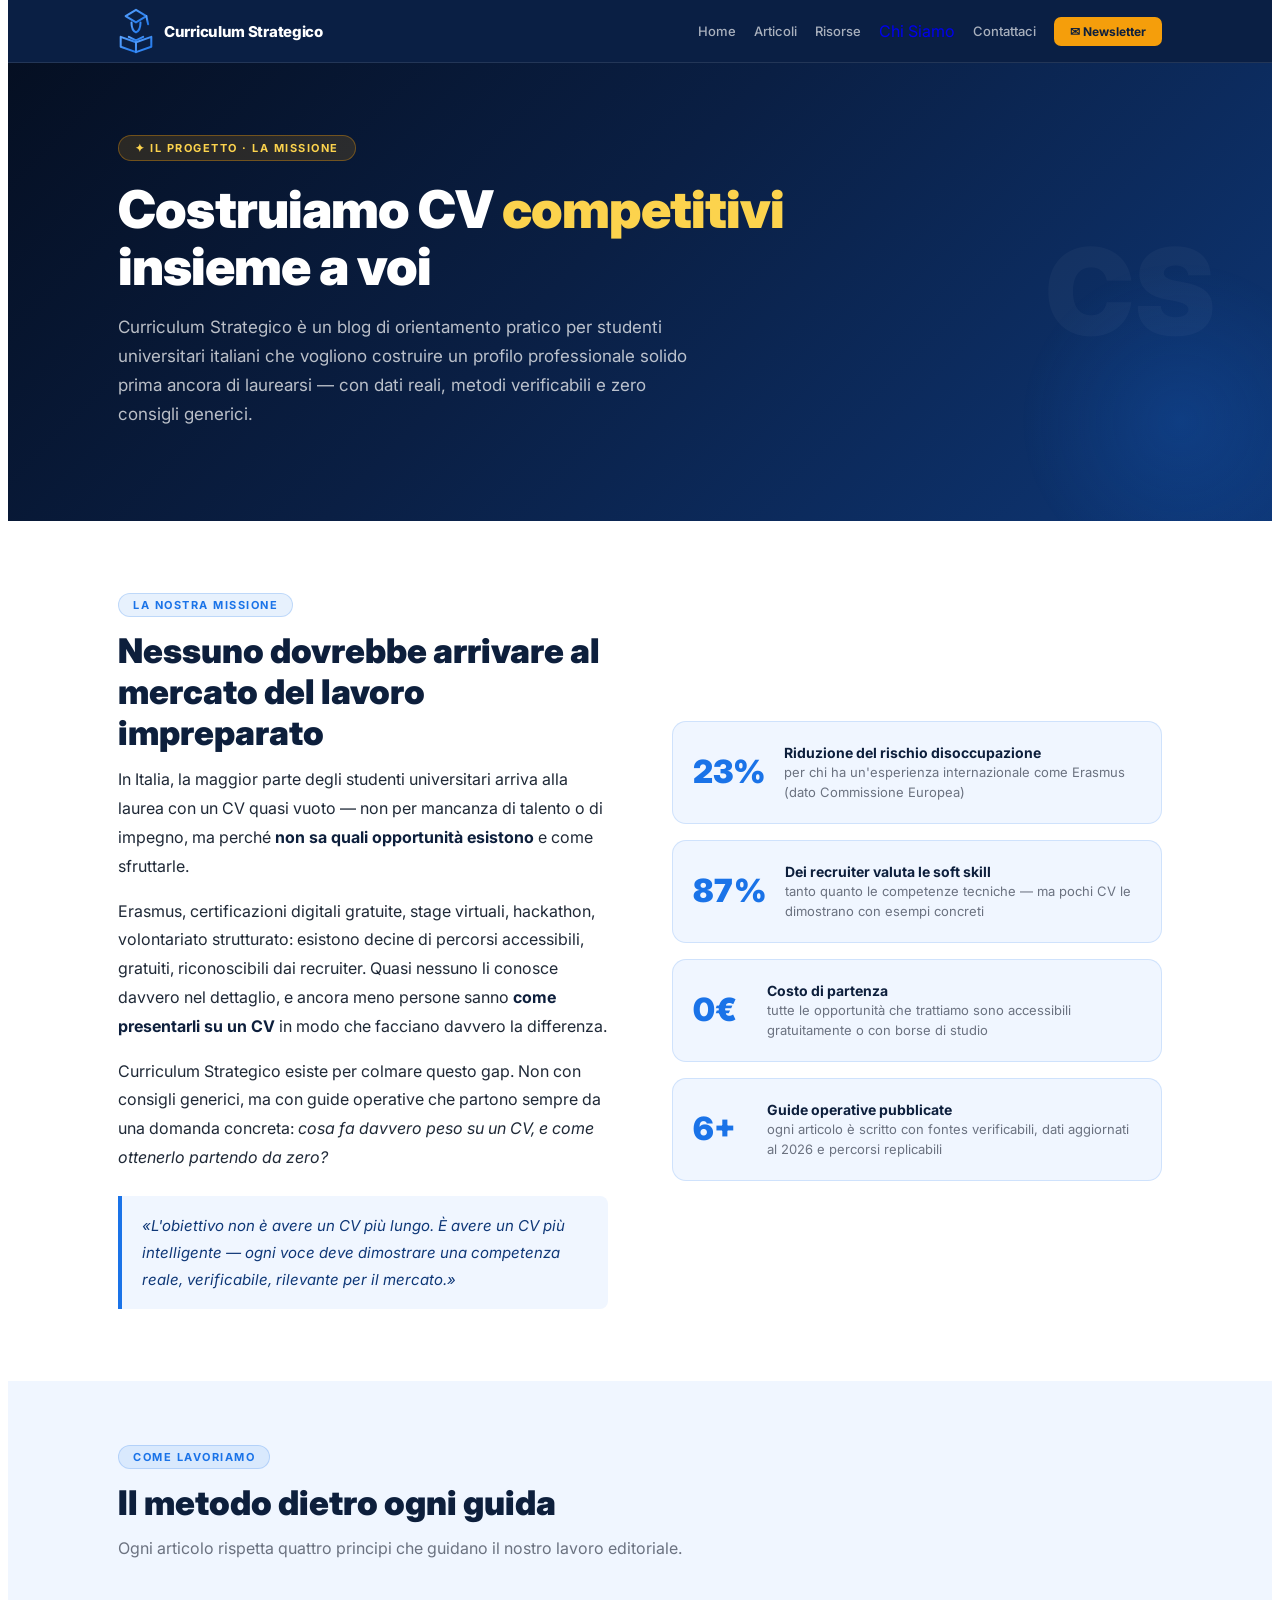
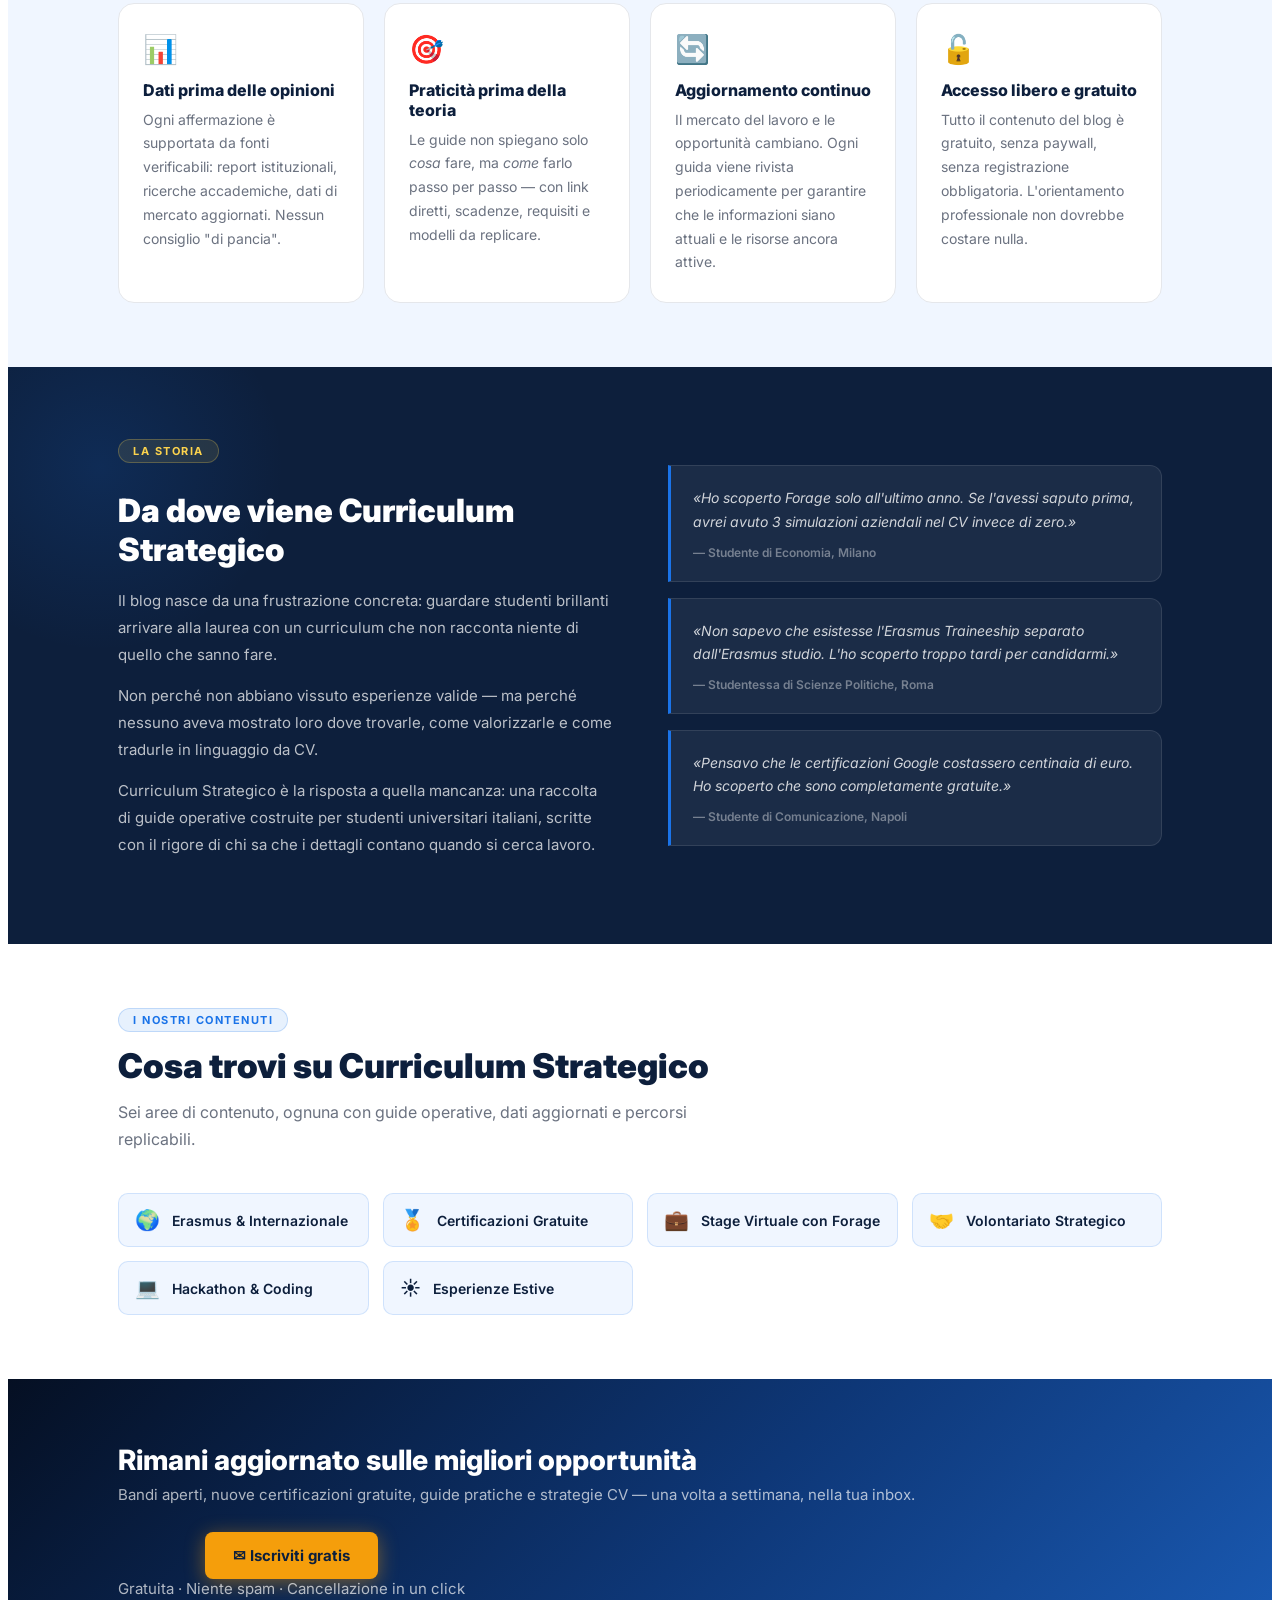
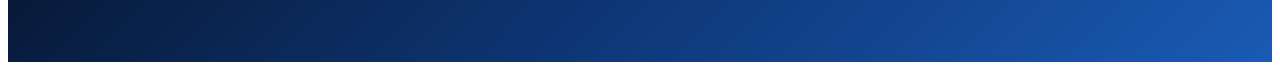
<file: chisiamo.html>
<!DOCTYPE html>
<html lang="it">
<head>
    <meta charset="UTF-8">
    <meta name="viewport" content="width=device-width, initial-scale=1.0">
    <title>Chi Siamo — Curriculum Strategico</title>
    <link rel="stylesheet" href="stylechisiamo.css">
</head>
<body>

<div class="csp" id="csp">

<div class="fw cs-nav" id="cs-main-nav">
  <div class="inn">
    <div class="cs-nav-inner">
      <a href="https://www.curriculumstrategico.it/" class="cs-logo">
        <svg viewBox="0 0 80 102" width="36" height="46" fill="none" xmlns="http://www.w3.org/2000/svg" style="flex-shrink:0;display:block" aria-hidden="true">
          <defs>
            <linearGradient id="csg2" x1="0" y1="0" x2="1" y2="1">
              <stop offset="0%" stop-color="#5ba3ff"/>
              <stop offset="100%" stop-color="#1a73e8"/>
            </linearGradient>
          </defs>
          <polygon points="40,4 63,18 40,32 17,18" stroke="url(#csg2)" stroke-width="4.5" stroke-linejoin="round"/>
          <line x1="17" y1="18" x2="4"  y2="18" stroke="url(#csg2)" stroke-width="4.5" stroke-linecap="round"/>
          <line x1="63" y1="18" x2="76" y2="18" stroke="url(#csg2)" stroke-width="4.5" stroke-linecap="round"/>
          <line x1="63" y1="18" x2="67" y2="36" stroke="url(#csg2)" stroke-width="4.5" stroke-linecap="round"/>
          <path d="M30 32 Q30 50 40 54 Q50 50 50 32" stroke="url(#csg2)" stroke-width="4.5" stroke-linecap="round" fill="none"/>
          <path d="M6 64 L40 76 L40 98 L6 86 Z"   stroke="url(#csg2)" stroke-width="4.5" stroke-linejoin="round"/>
          <path d="M74 64 L40 76 L40 98 L74 86 Z"  stroke="url(#csg2)" stroke-width="4.5" stroke-linejoin="round"/>
          <path d="M24 64 L40 72 L56 64"            stroke="url(#csg2)" stroke-width="4.5" stroke-linecap="round" stroke-linejoin="round"/>
        </svg>
        <span class="cs-logo-text">Curriculum Strategico</span>
      </a>
      <nav class="cs-nav-links">
        <a href="home_1.0.html" class="cs-nav-link">Home</a>
        <a href="https://www.curriculumstrategico.it/articoli-curriculum-senza-esperienza/" class="cs-nav-link">Articoli</a>
        <a href="https://www.curriculumstrategico.it/curriculum-senza-esperienza/risorse/" class="cs-nav-link">Risorse</a>
        <a href="chisiamo.html">Chi Siamo</a>
        <a href="contattaci.html" class="cs-nav-link">Contattaci</a>
        <a href="https://www.curriculumstrategico.it/newsletter/" class="cs-nav-cta">✉ Newsletter</a>
      </nav>
      <button class="cs-burger" id="cs-burger-csp" aria-label="Apri menu" onclick="toggleNavCSP()">
        <span></span><span></span><span></span>
      </button>
    </div>
  </div>
  <div class="cs-mobile-menu" id="cs-mobile-menu-csp">
    <a href="home_1.0.html" class="cs-mobile-link">🏠 Home</a>
    <a href="https://www.curriculumstrategico.it/articoli-curriculum-senza-esperienza/" class="cs-mobile-link">📚 Articoli</a>
    <a href="https://www.curriculumstrategico.it/curriculum-senza-esperienza/risorse/" class="cs-mobile-link">🧭 Risorse</a>
    <a href="chisiamo.html" class="cs-mobile-link" style="color:#fcd34d!important;font-weight:700">👤 Chi Siamo</a>
    <a href="contattaci.html" class="cs-mobile-link">✉ Contattaci</a>
    <a href="https://www.curriculumstrategico.it/newsletter/" class="cs-mobile-cta">✉ Iscriviti alla Newsletter</a>
  </div>
</div>

<div class="fw page-hero">
  <div class="page-hero-deco">CS</div>
  <div class="inn">
    <div class="page-hero-badge">✦ Il progetto · La missione</div>
    <h1>Costruiamo CV <em>competitivi</em><br>insieme a voi</h1>
    <p class="page-hero-sub">Curriculum Strategico è un blog di orientamento pratico per studenti universitari italiani che vogliono costruire un profilo professionale solido prima ancora di laurearsi — con dati reali, metodi verificabili e zero consigli generici.</p>
  </div>
</div>

<div class="fw breadcrumb">
  <div class="inn">
    <nav aria-label="Breadcrumb">
      <a href="home_1.0">Home</a>
      <span>›</span>
      <span>Chi Siamo</span>
    </nav>
  </div>
</div>

<div class="fw mission-section">
  <div class="inn">
    <div class="mission-grid">

      <div class="mission-text">
        <span class="sec-label">La nostra missione</span>
        <h2 class="sec-title">Nessuno dovrebbe arrivare al mercato del lavoro impreparato</h2>
        <p>In Italia, la maggior parte degli studenti universitari arriva alla laurea con un CV quasi vuoto — non per mancanza di talento o di impegno, ma perché <strong>non sa quali opportunità esistono</strong> e come sfruttarle.</p>
        <p>Erasmus, certificazioni digitali gratuite, stage virtuali, hackathon, volontariato strutturato: esistono decine di percorsi accessibili, gratuiti, riconoscibili dai recruiter. Quasi nessuno li conosce davvero nel dettaglio, e ancora meno persone sanno <strong>come presentarli su un CV</strong> in modo che facciano davvero la differenza.</p>
        <p>Curriculum Strategico esiste per colmare questo gap. Non con consigli generici, ma con guide operative che partono sempre da una domanda concreta: <em>cosa fa davvero peso su un CV, e come ottenerlo partendo da zero?</em></p>
        <div class="highlight-box">
          <p>«L'obiettivo non è avere un CV più lungo. È avere un CV più intelligente — ogni voce deve dimostrare una competenza reale, verificabile, rilevante per il mercato.»</p>
        </div>
      </div>

      <div class="mission-visual">
        <div class="m-stat">
          <span class="m-stat-num">23%</span>
          <div class="m-stat-text">
            <strong>Riduzione del rischio disoccupazione</strong>
            <span>per chi ha un'esperienza internazionale come Erasmus (dato Commissione Europea)</span>
          </div>
        </div>
        <div class="m-stat">
          <span class="m-stat-num">87%</span>
          <div class="m-stat-text">
            <strong>Dei recruiter valuta le soft skill</strong>
            <span>tanto quanto le competenze tecniche — ma pochi CV le dimostrano con esempi concreti</span>
          </div>
        </div>
        <div class="m-stat">
          <span class="m-stat-num">0€</span>
          <div class="m-stat-text">
            <strong>Costo di partenza</strong>
            <span>tutte le opportunità che trattiamo sono accessibili gratuitamente o con borse di studio</span>
          </div>
        </div>
        <div class="m-stat">
          <span class="m-stat-num">6+</span>
          <div class="m-stat-text">
            <strong>Guide operative pubblicate</strong>
            <span>ogni articolo è scritto con fontes verificabili, dati aggiornati al 2026 e percorsi replicabili</span>
          </div>
        </div>
      </div>

    </div>
  </div>
</div>

<div class="fw values-section">
  <div class="inn">
    <span class="sec-label">Come lavoriamo</span>
    <h2 class="sec-title">Il metodo dietro ogni guida</h2>
    <p class="sec-sub">Ogni articolo rispetta quattro principi che guidano il nostro lavoro editoriale.</p>
    <div class="values-grid">
      <div class="value-card">
        <span class="value-icon">📊</span>
        <h3>Dati prima delle opinioni</h3>
        <p>Ogni affermazione è supportata da fonti verificabili: report istituzionali, ricerche accademiche, dati di mercato aggiornati. Nessun consiglio "di pancia".</p>
      </div>
      <div class="value-card">
        <span class="value-icon">🎯</span>
        <h3>Praticità prima della teoria</h3>
        <p>Le guide non spiegano solo <em>cosa</em> fare, ma <em>come</em> farlo passo per passo — con link diretti, scadenze, requisiti e modelli da replicare.</p>
      </div>
      <div class="value-card">
        <span class="value-icon">🔄</span>
        <h3>Aggiornamento continuo</h3>
        <p>Il mercato del lavoro e le opportunità cambiano. Ogni guida viene rivista periodicamente per garantire che le informazioni siano attuali e le risorse ancora attive.</p>
      </div>
      <div class="value-card">
        <span class="value-icon">🔓</span>
        <h3>Accesso libero e gratuito</h3>
        <p>Tutto il contenuto del blog è gratuito, senza paywall, senza registrazione obbligatoria. L'orientamento professionale non dovrebbe costare nulla.</p>
      </div>
    </div>
  </div>
</div>

<div class="fw story-section">
  <div class="inn">
    <div class="story-grid">

      <div class="story-text">
        <span class="sec-label">La storia</span>
        <h2>Da dove viene Curriculum Strategico</h2>
        <p>Il blog nasce da una frustrazione concreta: guardare studenti brillanti arrivare alla laurea con un curriculum che non racconta niente di quello che sanno fare.</p>
        <p>Non perché non abbiano vissuto esperienze valide — ma perché nessuno aveva mostrato loro dove trovarle, come valorizzarle e come tradurle in linguaggio da CV.</p>
        <p>Curriculum Strategico è la risposta a quella mancanza: una raccolta di guide operative costruite per studenti universitari italiani, scritte con il rigore di chi sa che i dettagli contano quando si cerca lavoro.</p>
      </div>

      <div class="story-quotes">
        <div class="story-quote">
          <p>«Ho scoperto Forage solo all'ultimo anno. Se l'avessi saputo prima, avrei avuto 3 simulazioni aziendali nel CV invece di zero.»</p>
          <span>— Studente di Economia, Milano</span>
        </div>
        <div class="story-quote">
          <p>«Non sapevo che esistesse l'Erasmus Traineeship separato dall'Erasmus studio. L'ho scoperto troppo tardi per candidarmi.»</p>
          <span>— Studentessa di Scienze Politiche, Roma</span>
        </div>
        <div class="story-quote">
          <p>«Pensavo che le certificazioni Google costassero centinaia di euro. Ho scoperto che sono completamente gratuite.»</p>
          <span>— Studente di Comunicazione, Napoli</span>
        </div>
      </div>

    </div>
  </div>
</div>

<div class="fw topics-section">
  <div class="inn">
    <span class="sec-label">I nostri contenuti</span>
    <h2 class="sec-title">Cosa trovi su Curriculum Strategico</h2>
    <p class="sec-sub">Sei aree di contenuto, ognuna con guide operative, dati aggiornati e percorsi replicabili.</p>
    <div class="topics-grid">
      <div class="topic-pill">
        <span class="topic-icon">🌍</span>
        <a href="https://www.curriculumstrategico.it/erasmus-opportunita-curriculum/">Erasmus &amp; Internazionale</a>
      </div>
      <div class="topic-pill">
        <span class="topic-icon">🏅</span>
        <a href="https://www.curriculumstrategico.it/corsi-gratuiti-certificati/">Certificazioni Gratuite</a>
      </div>
      <div class="topic-pill">
        <span class="topic-icon">💼</span>
        <a href="https://www.curriculumstrategico.it/corsi-forage-esperienza-cv/">Stage Virtuale con Forage</a>
      </div>
      <div class="topic-pill">
        <span class="topic-icon">🤝</span>
        <a href="https://www.curriculumstrategico.it/volontariato-per-il-curriculum2026/">Volontariato Strategico</a>
      </div>
      <div class="topic-pill">
        <span class="topic-icon">💻</span>
        <a href="https://www.curriculumstrategico.it/hackathon-cv/">Hackathon &amp; Coding</a>
      </div>
      <div class="topic-pill">
        <span class="topic-icon">☀️</span>
        <a href="https://www.curriculumstrategico.it/esperienze-formative-estive-studenti/">Esperienze Estive</a>
      </div>
    </div>
  </div>
</div>

<div class="fw cta-strip">
  <div class="inn">
    <div class="cta-inner">
      <div>
        <h2>Rimani aggiornato sulle migliori opportunità</h2>
        <p>Bandi aperti, nuove certificazioni gratuite, guide pratiche e strategie CV — una volta a settimana, nella tua inbox.</p>
      </div>
      <div style="text-align:center">
        <a href="https://www.curriculumstrategico.it/newsletter/" class="btn-gold">✉ Iscriviti gratis</a>
        <p class="nl-meta">Gratuita · Niente spam · Cancellazione in un click</p>
      </div>
    </div>
  </div>
</div>

</div><script src="scriptchisiamo.js"></script>

<script type="application/ld+json">
{
  "@context": "https://schema.org",
  "@graph": [
    {
      "@type": "Organization",
      "@id": "https://www.curriculumstrategico.it/#organization",
      "name": "Curriculum Strategico",
      "url": "https://www.curriculumstrategico.it/",
      "logo": {
        "@type": "ImageObject",
        "url": "https://www.curriculumstrategico.it/wp-content/uploads/2026/04/cropped-cropped-cropped-cropped-Logo-con-cappello-di-laurea-e-libro-1-270x270.png",
        "width": 270,
        "height": 270
      },
      "description": "Blog di orientamento professionale per studenti universitari italiani e neolaureati. Guide operative su certificazioni gratuite, Erasmus, volontariato strategico e stage virtuali per costruire un CV competitivo partendo da zero.",
      "email": "curriculumstrategico@gmail.com",
      "foundingDate": "2026",
      "areaServed": {
        "@type": "Country",
        "name": "Italy"
      },
      "knowsAbout": [
        "curriculum vitae",
        "orientamento professionale",
        "certificazioni digitali gratuite",
        "Erasmus",
        "stage universitari",
        "Servizio Civile Universale",
        "volontariato strategico",
        "hackathon universitari"
      ],
      "sameAs": [
        "https://www.instagram.com/curriculum_strategico",
        "https://www.tiktok.com/@curriculum.strategico",
        "https://www.facebook.com/share/1HpqADA27b/"
      ]
    },
    {
      "@type": "WebSite",
      "@id": "https://www.curriculumstrategico.it/#website",
      "url": "https://www.curriculumstrategico.it/",
      "name": "Curriculum Strategico",
      "description": "Guide pratiche per costruire un curriculum competitivo senza esperienza",
      "publisher": { "@id": "https://www.curriculumstrategico.it/#organization" },
      "inLanguage": "it-IT"
    },
    {
      "@type": "AboutPage",
      "@id": "https://www.curriculumstrategico.it/chi-siamo/#webpage",
      "url": "https://www.curriculumstrategico.it/chi-siamo/",
      "name": "Chi Siamo — Curriculum Strategico",
      "description": "Scopri la missione di Curriculum Strategico: un blog di orientamento per studenti universitari italiani che vogliono costruire un CV competitivo con dati reali e metodi verificabili.",
      "isPartOf": { "@id": "https://www.curriculumstrategico.it/#website" },
      "about": { "@id": "https://www.curriculumstrategico.it/#organization" },
      "inLanguage": "it-IT"
    }
  ]
}
</script>
</body>
</html>
</file>
<file: stylechisiamo.css>
@import url('https://fonts.googleapis.com/css2?family=Inter:wght@400;500;600;700;800;900&display=swap');

:root{
  --nav:  #0a1f44;
  --navy: #0e3777;
  --blue: #1a73e8;
  --sky:  #e0f2fe;
  --gold: #f59e0b;
  --gilt: #fcd34d;
  --dark: #0d1f3c;
  --body: #1f2937;
  --mute: #6b7280;
  --lite: #f0f6ff;
  --bord: #e5e7eb;
  --white:#ffffff;
  --r:    10px;
  --sh:   0 4px 24px rgba(14,55,119,.10);
  --shh:  0 12px 40px rgba(14,55,119,.20);
}
.csp *{box-sizing:border-box;font-family:'Inter',-apple-system,sans-serif}
.csp a{text-decoration:none!important}

/* ── LAYOUT ── */
.fw{margin-left:calc(-50vw + 50%);margin-right:calc(-50vw + 50%);width:100vw;position:relative}
.inn{max-width:1100px;margin:0 auto;padding:0 28px}

/* ── WORDPRESS HEADER OVERRIDE ── */
.site-header,.site-header-wrap,.header-container,.header-wrap,
#masthead,#header,#header-wrapper,.main-header,
.top-bar,.top-header,.header-inner{
  background:var(--nav)!important;
  border-bottom:1px solid rgba(255,255,255,.08)!important;
  box-shadow:none!important;
}
.site-title a,.site-title,.blog-title,#logo,
.custom-logo-link,.custom-logo-link img,
.site-branding a,.header-logo{color:#fff!important;}
.custom-logo,.custom-logo-link img{filter:brightness(0) invert(1)!important;opacity:.9!important;}
.main-navigation a,.nav-menu>li>a,.primary-menu>li>a,
#top-menu>li>a,.nav-links a,.header-menu a,
.menu-item a,.menu-item>a{
  color:rgba(255,255,255,.72)!important;font-size:13px!important;font-weight:500!important;
}
.main-navigation a:hover,.nav-menu>li>a:hover,.menu-item a:hover{color:var(--gilt)!important}
.site-description,.tagline,#tagline,.site-branding p{color:rgba(255,255,255,.38)!important;font-size:11px!important}
.menu-toggle,.nav-toggle{color:#fff!important;background:transparent!important;border-color:rgba(255,255,255,.3)!important;}

/* ── CUSTOM STICKY NAV ── */
.cs-nav{background:var(--nav);padding:0;position:sticky;top:0;z-index:9990;border-bottom:1px solid rgba(255,255,255,.10);}
.cs-nav-inner{display:flex;align-items:center;justify-content:space-between;height:62px}
.cs-logo{display:flex;align-items:center;gap:10px;color:#fff!important;font-weight:800;font-size:15px;letter-spacing:-.3px}
.cs-logo-text{color:#fff}
.cs-nav-links{display:flex;align-items:center;gap:18px}
.cs-nav-link{color:rgba(255,255,255,.65)!important;font-size:13px;font-weight:500;transition:color .15s}
.cs-nav-link:hover,.cs-nav-link.active{color:#fff!important}
.cs-nav-link.active{border-bottom:2px solid var(--gilt);padding-bottom:2px}
.cs-nav-cta{background:var(--gold);color:var(--dark)!important;font-size:12px;font-weight:700;padding:7px 16px;border-radius:7px;transition:transform .15s,box-shadow .15s}
.cs-nav-cta:hover{transform:translateY(-1px);box-shadow:0 4px 20px rgba(245,158,11,.5)}
.cs-burger{display:none;flex-direction:column;gap:5px;cursor:pointer;padding:6px;border:none;background:none;}
.cs-burger span{width:22px;height:2px;background:rgba(255,255,255,.7);border-radius:2px;transition:all .25s;display:block}
.cs-burger.open span:nth-child(1){transform:translateY(7px) rotate(45deg)}
.cs-burger.open span:nth-child(2){opacity:0}
.cs-burger.open span:nth-child(3){transform:translateY(-7px) rotate(-45deg)}
.cs-mobile-menu{display:none;background:#071630;border-top:1px solid rgba(255,255,255,.08);padding:8px 0}
.cs-mobile-menu.open{display:block}
.cs-mobile-link{display:block;color:rgba(255,255,255,.75)!important;font-size:14px;font-weight:500;padding:13px 28px;border-bottom:1px solid rgba(255,255,255,.05);transition:background .15s;}
.cs-mobile-link:hover{background:rgba(255,255,255,.04)}
.cs-mobile-cta{display:block;margin:14px 20px 6px;background:var(--gold);color:var(--dark)!important;text-align:center;padding:13px;border-radius:8px;font-weight:700;font-size:14px}

/* ── HERO PAGINA ── */
.page-hero{
  background:linear-gradient(135deg,#050f22 0%,#0a1f44 45%,#0e3777 100%);
  padding:72px 0 60px;position:relative;overflow:hidden;
}
.page-hero::after{
  content:'';position:absolute;bottom:-60px;right:-60px;
  width:320px;height:320px;border-radius:50%;
  background:radial-gradient(circle,rgba(26,115,232,.18) 0%,transparent 70%);
  pointer-events:none;
}
.page-hero-badge{
  display:inline-flex;align-items:center;gap:8px;
  background:rgba(245,158,11,.15);border:1px solid rgba(245,158,11,.35);
  color:#fcd34d;font-size:11px;font-weight:700;letter-spacing:1.5px;text-transform:uppercase;
  padding:5px 16px;border-radius:100px;margin-bottom:20px;
  animation:fadeUp .6s ease both;
}
.page-hero h1{
  color:#fff;font-size:clamp(28px,4.5vw,52px);font-weight:900;line-height:1.1;
  letter-spacing:-1px;margin:0 0 18px;max-width:680px;animation:fadeUp .7s ease .1s both;
}
.page-hero h1 em{color:var(--gilt);font-style:normal}
.page-hero-sub{
  color:rgba(255,255,255,.72);font-size:clamp(14px,2vw,17px);line-height:1.7;
  max-width:580px;margin:0 0 32px;animation:fadeUp .7s ease .2s both;
}
.page-hero-deco{position:absolute;font-size:120px;opacity:.03;font-weight:900;color:#fff;right:5%;top:50%;transform:translateY(-50%);user-select:none;line-height:1}

/* ── SEZIONI GENERALI ── */
.sec-label{
  display:inline-block;background:rgba(26,115,232,.1);
  border:1px solid rgba(26,115,232,.2);color:var(--blue);
  font-size:11px;font-weight:700;letter-spacing:1.5px;text-transform:uppercase;
  padding:4px 14px;border-radius:100px;margin-bottom:14px;
}
.sec-title{color:var(--dark);font-size:clamp(22px,3vw,34px);font-weight:900;line-height:1.2;margin:0 0 12px}
.sec-sub{color:var(--mute);font-size:16px;line-height:1.7;max-width:620px;margin:0 0 40px}

/* ── MISSIONE ── */
.mission-section{background:#fff;padding:72px 0}
.mission-grid{display:grid;grid-template-columns:1fr 1fr;gap:64px;align-items:center}
.mission-text p{color:var(--body);font-size:16px;line-height:1.8;margin:0 0 16px}
.mission-text strong{color:var(--dark)}
.mission-text .highlight-box{
  background:var(--lite);border-left:4px solid var(--blue);border-radius:0 8px 8px 0;
  padding:16px 20px;margin:24px 0 0;
}
.mission-text .highlight-box p{margin:0;font-size:15px;color:var(--navy);font-style:italic}
.mission-visual{display:flex;flex-direction:column;gap:16px}
.m-stat{
  background:var(--lite);border:1px solid rgba(26,115,232,.15);border-radius:14px;
  padding:22px 20px;display:flex;align-items:center;gap:18px;
  transition:transform .2s,box-shadow .2s;
}
.m-stat:hover{transform:translateX(4px);box-shadow:var(--sh)}
.m-stat-num{font-size:32px;font-weight:900;color:var(--blue);line-height:1;flex-shrink:0;min-width:56px}
.m-stat-text strong{display:block;font-size:14px;color:var(--dark);font-weight:700}
.m-stat-text span{font-size:13px;color:var(--mute)}

/* ── VALORI ── */
.values-section{background:var(--lite);padding:64px 0}
.values-grid{display:grid;grid-template-columns:repeat(auto-fit,minmax(240px,1fr));gap:20px;margin-top:40px}
.value-card{
  background:#fff;border:1px solid var(--bord);border-radius:16px;
  padding:28px 24px;transition:transform .2s,box-shadow .2s;
}
.value-card:hover{transform:translateY(-4px);box-shadow:var(--shh)}
.value-icon{font-size:28px;margin-bottom:14px;display:block}
.value-card h3{color:var(--dark);font-size:16px;font-weight:800;margin:0 0 8px}
.value-card p{color:var(--mute);font-size:14px;line-height:1.7;margin:0}

/* ── PERCHÉ NASCE ── */
.story-section{background:var(--dark);padding:72px 0;position:relative;overflow:hidden}
.story-section::before{
  content:'';position:absolute;top:-100px;left:-100px;width:400px;height:400px;
  border-radius:50%;background:radial-gradient(circle,rgba(26,115,232,.15) 0%,transparent 65%);
}
.story-grid{display:grid;grid-template-columns:1fr 1fr;gap:56px;align-items:center;position:relative}
.story-text .sec-label{color:var(--gilt);background:rgba(252,211,77,.1);border-color:rgba(252,211,77,.25)}
.story-text h2{color:#fff;font-size:clamp(22px,3vw,32px);font-weight:900;margin:14px 0 18px}
.story-text p{color:rgba(255,255,255,.72);font-size:15px;line-height:1.8;margin:0 0 14px}
.story-quotes{display:flex;flex-direction:column;gap:16px}
.story-quote{
  background:rgba(255,255,255,.06);border:1px solid rgba(255,255,255,.1);
  border-left:3px solid var(--blue);border-radius:0 12px 12px 0;padding:20px 22px;
}
.story-quote p{color:rgba(255,255,255,.8);font-size:14px;line-height:1.65;font-style:italic;margin:0 0 8px}
.story-quote span{font-size:12px;color:rgba(255,255,255,.4);font-weight:600}

/* ── COSA TROVI ── */
.topics-section{background:#fff;padding:64px 0}
.topics-grid{display:grid;grid-template-columns:repeat(auto-fit,minmax(200px,1fr));gap:14px;margin-top:36px}
.topic-pill{
  display:flex;align-items:center;gap:12px;
  background:var(--lite);border:1px solid rgba(26,115,232,.15);border-radius:10px;
  padding:14px 16px;font-size:14px;font-weight:600;color:var(--dark);
  transition:all .2s;cursor:default;
}
.topic-pill:hover{background:var(--blue);color:#fff;border-color:var(--blue)}
.topic-pill:hover .topic-icon{filter:grayscale(1) brightness(2)}
.topic-icon{font-size:20px;flex-shrink:0}
.topic-pill a{color:inherit!important;display:flex;align-items:center;gap:12px;width:100%}

/* ── CTA NEWSLETTER ── */
.cta-strip{
  background:linear-gradient(135deg,#050f22 0%,#0e3777 55%,#1a5bb5 100%);
  padding:64px 0;
}
.cta-inner{display:flex;flex-wrap:wrap;align-items:center;justify-content:space-between;gap:28px}
.cta-inner h2{color:#fff;font-size:clamp(20px,3vw,28px);font-weight:800;margin:0 0 8px}
.cta-inner p{color:rgba(255,255,255,.68);font-size:15px;margin:0;flex:1 1 380px}
.btn-gold{display:inline-flex;align-items:center;gap:8px;background:var(--gold);color:#0d1f3c!important;font-size:15px;font-weight:700;padding:14px 28px;border-radius:8px;transition:transform .2s,box-shadow .2s;box-shadow:0 4px 20px rgba(245,158,11,.45)}
.btn-gold:hover{transform:translateY(-2px);box-shadow:0 8px 32px rgba(245,158,11,.6)}
.nl-meta{color:rgba(255,255,255,.38);font-size:12px;margin:8px 0 0;text-align:center}

/* ── BREADCRUMB ── */
.breadcrumb{padding:12px 0;border-bottom:1px solid var(--bord);background:#fff}
.breadcrumb nav{display:flex;align-items:center;gap:6px;font-size:13px;color:var(--mute)}
.breadcrumb nav a{color:var(--blue)!important;font-weight:500}
.breadcrumb nav span{color:var(--mute)}

/* ── ANIMAZIONI ── */
@keyframes fadeUp{from{opacity:0;transform:translateY(18px)}to{opacity:1;transform:translateY(0)}}

/* ── MOBILE ── */
@media(max-width:768px){
  .cs-nav-links{display:none}
  .cs-burger{display:flex}
  .mission-grid,.story-grid{grid-template-columns:1fr;gap:36px}
  .cta-inner{flex-direction:column;text-align:center}
  .btn-gold{width:100%;justify-content:center}
  .page-hero-deco{display:none}
}
@media(max-width:480px){
  .inn{padding:0 16px}
  .page-hero{padding:52px 0 40px}
  .mission-section,.values-section,.story-section,.topics-section,.cta-strip{padding:48px 0}
  .values-grid,.topics-grid{grid-template-columns:1fr}
  .m-stat{flex-direction:column;gap:8px}
  .m-stat-num{font-size:28px}
  .story-quotes{gap:12px}
}

/* ══ KILLER FASCE BIANCHE — WP/Altervista Theme Override ══ */

/* 1 — Nascondi header nativo + titoli automatici */
header,#masthead,.site-header,.site-header-wrap,.header-container,
.header-wrap,.header-wrapper,.top-bar,.top-header,.header-inner,
div[class*="site-header"],div[id*="masthead"]{
  display:none!important;height:0!important;padding:0!important;margin:0!important}
.entry-header,.page-header,.page-title-wrap,.entry-title,
h1.page-title,h1.entry-title,.post-header,.archive-header,
.page-title,.wp-block-post-title{
  display:none!important;height:0!important;margin:0!important;padding:0!important;overflow:hidden!important}

/* 2 — Rimuovi breadcrumb (tutti i plugin: Yoast, RankMath, Altervista native) */
#breadcrumbs,.breadcrumbs,.breadcrumb,.breadcrumbs-trail,.breadcrumbs-wrap,
.breadcrumb-container,.trail-browse,.yoast-breadcrumbs,.site-breadcrumbs,
.page-breadcrumb,.seamless-breadcrumbs,.rank-math-breadcrumb,
nav[aria-label="breadcrumb"],nav[class*="breadcrumb"]{
  display:none!important;height:0!important;margin:0!important;padding:0!important}

/* 3 — Azzera tutti i cuscinetti del tema */
html,body,#page,#content,
.site-content,.main-content-wrap,.main-content-inner,
.entry-content,.post-content,.page-content,
.hentry,.type-page,.type-post,.content-wrapper,
.site-main,#main,.main-content,#primary,.content-area,.l-section{
  padding-top:0!important;margin-top:0!important;
  background:transparent!important;border:none!important;box-shadow:none!important}
.entry-content,.post-content,.page-content,
.hentry,.type-page,.type-post,.content-wrapper{
  padding:0!important;margin:0!important}

/* 4 — Overflow e full-width fix */
html,body{overflow-x:hidden!important;max-width:100%}
.fw{overflow-x:clip}
</file>
